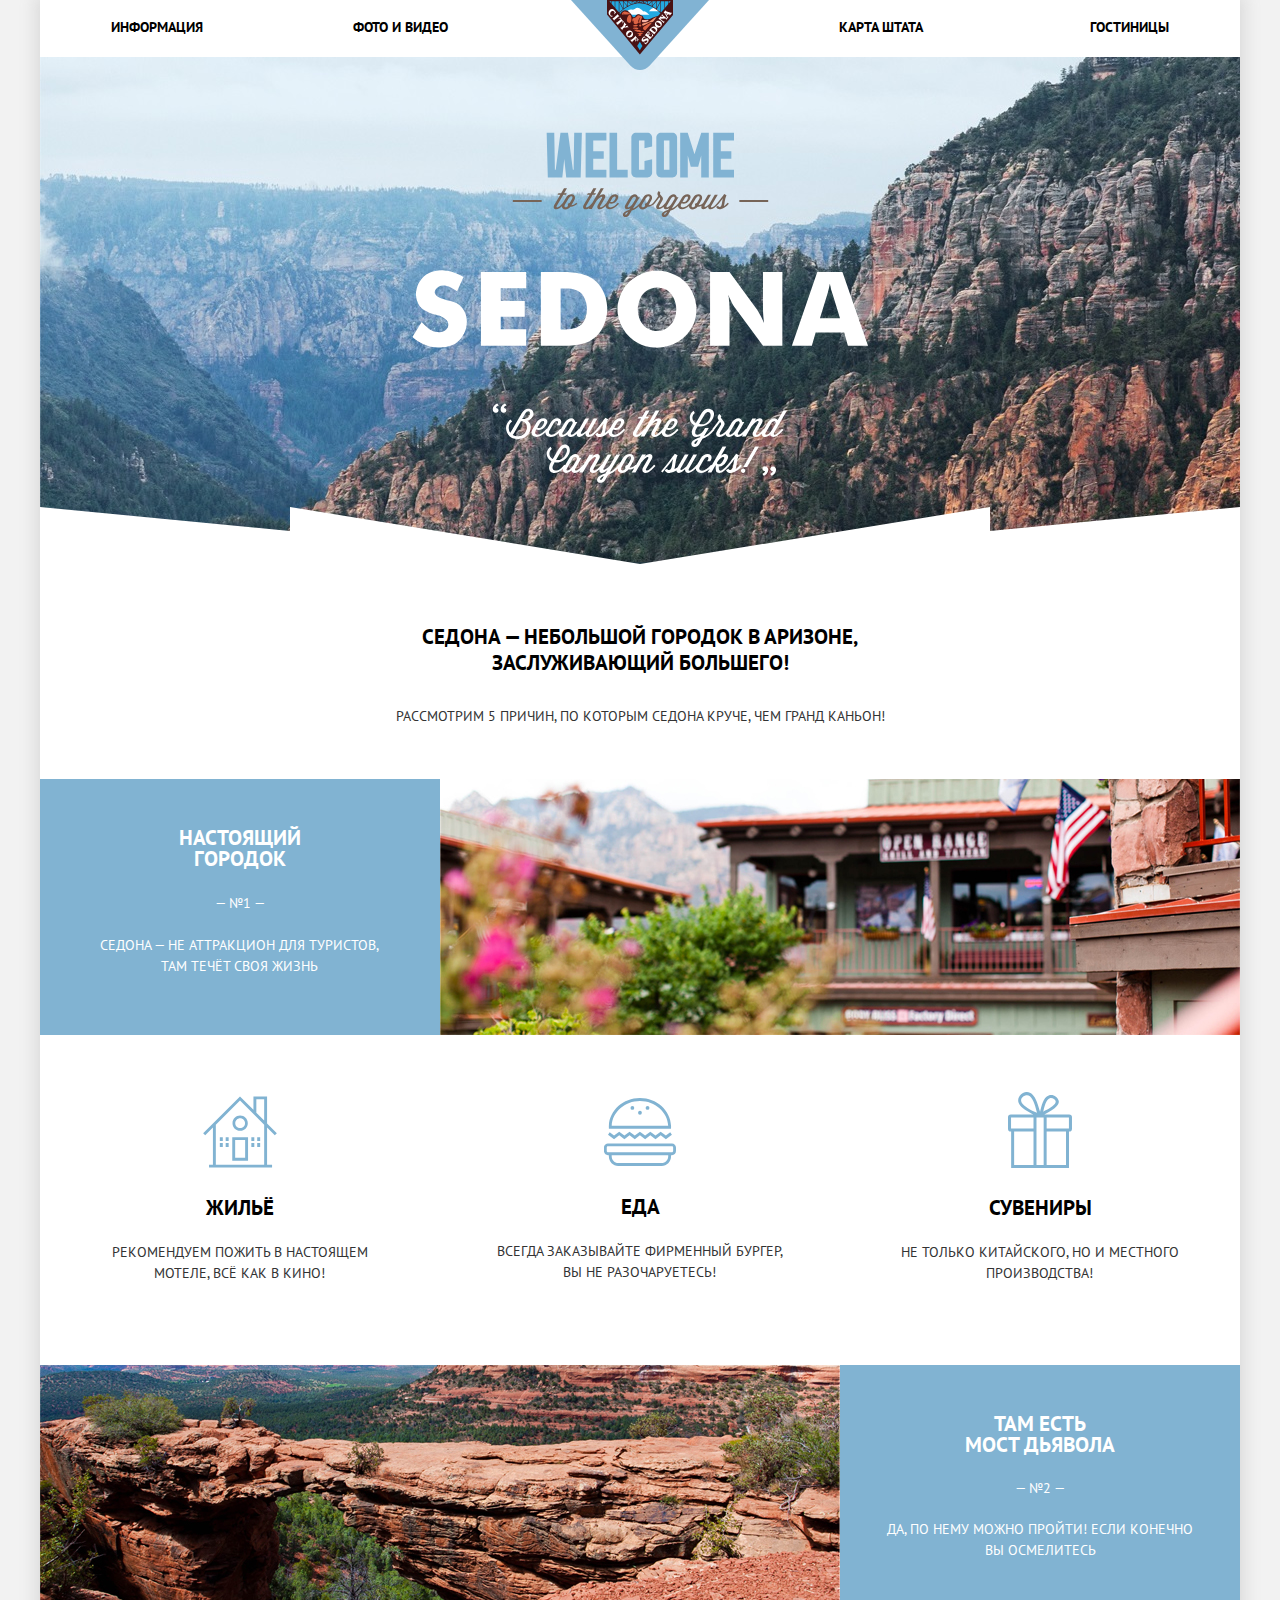
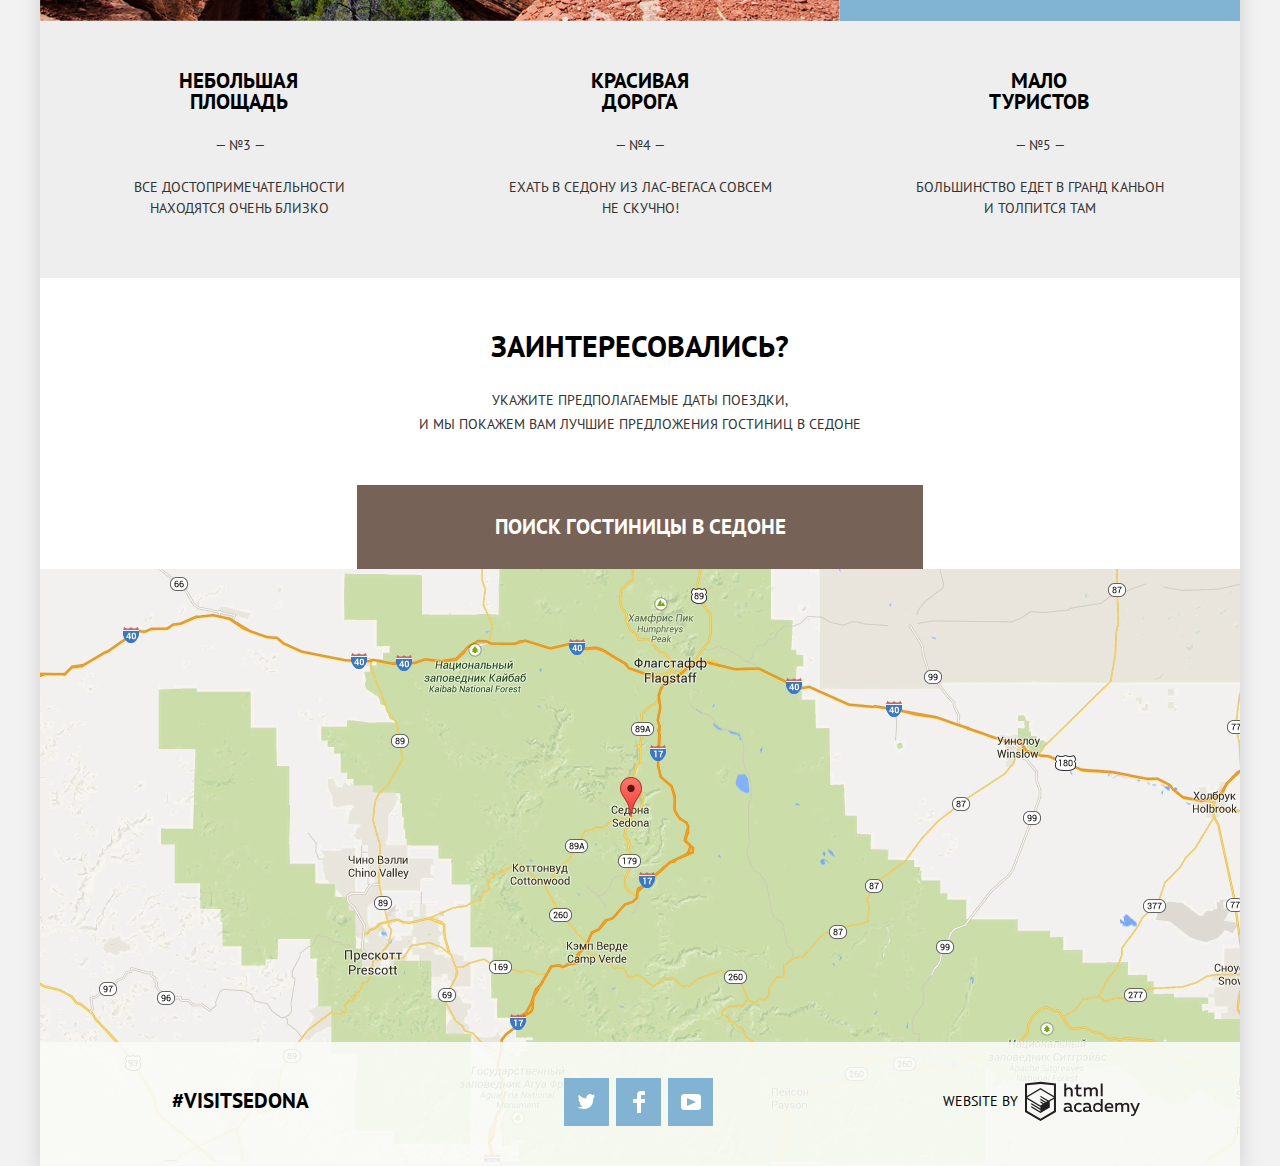
<file: index.html>
<!DOCTYPE html>
<html lang="ru">
  <head>
    <meta charset="utf-8">
    <title>Экскурсии в каньон Седона</title>
    <link href="https://fonts.googleapis.com/css?family=PT+Sans:400,700&amp;subset=latin,cyrillic" rel="stylesheet" type="text/css">
    <link rel="stylesheet" href="css/normalize.min.css">
    <link rel="stylesheet" href="css/style.min.css">
  </head>
  <body>
    <div class="container">
      <header class="header">
        <nav class="navigation">
          <a class="logo-sedona">
          <img class="main-logo-site" src="img/logo-sedona.svg" width="140" height="70" alt="логотип сайта">
          </a>
          <ul class="main-menu-navigation">
            <li class="menu-item">
              <a class="menu-link" href="information.html">
              Информация
              </a>
            </li>
            <li class="menu-item">
              <a class="menu-link" href="photo-and-video.html">
              Фото и видео
              </a>
            </li>
            <li class="menu-item">
              <a class="menu-link" href="map-of-state.html">
              Карта штата
              </a>
            </li>
            <li class="menu-item">
              <a class="menu-link" href="hotel.html">
              Гостиницы
              </a>
            </li>
          </ul>
        </nav>
      </header>
      <main class="main-container">
        <section class="header-logo">
          <div class="welcome-img">
            <img class="welcome-image" src="img/welcome.svg" width="457" height="352" alt="логотип приветствия">
          </div>
        </section>
        <section class="rubric-1">
          <h1 class="headline-first">Седона — небольшой городок в Аризоне, заслуживающий большего!
          </h1>
          <p class="five-causes">Рассмотрим 5 причин, по которым Седона круче, чем гранд каньон!</p>
        </section>
        <div class="privilege">
          <h2 class="visually-hidden">Преимущества</h2>
          <div class="row">
            <div class="real-city-list">
              <h3 class="h3-style">Настоящий городок
              </h3>
              <p class="paragraph-one">— №1 —</p>
              <p class="style-list-one">Седона — не аттракцион для туристов, там течёт своя жизнь</p>
            </div>
            <div class="city-png">
              <img class="hotel-img" src="img/hotel.jpg" width="800" height="256" alt="Красивый отель">
            </div>
          </div>
        </div>
        <div class="three-advantages">
          <ul class="first-catalog">
            <li class="list-advantage">
              <img class="home-image" src="img/home.svg" width="74" height="80" alt="домик">
              <h3 class="headline-first">Жильё</h3>
              <p class="first-paragraph-list">Рекомендуем пожить в настоящем мотеле, всё как в кино!</p>
            </li>
            <li class="list-advantage">
              <img class="burger-image" src="img/burger.svg" width="72" height="76" alt="бургер">
              <h3 class="headline-first">Еда</h3>
              <p class="first-paragraph-list">Всегда заказывайте фирменный бургер, вы не разочаруетесь!</p>
            </li>
            <li class="list-advantage">
              <img class="gift-image" src="img/gift.svg" width="64" height="76" alt="сувениры">
              <h3 class="headline-first">Сувениры</h3>
              <p class="first-paragraph-list">Не только китайского, но и местного производства!</p>
            </li>
          </ul>
        </div>
        <div class="advantages">
          <div class="row">
            <div class="city-png">
              <img class="stonebridge-image" src="img/stonebridge.jpg" width="800" height="256" alt="Кирпичный мост">
            </div>
            <div class="bridge">
              <h3 class="h3-style">Там есть<br> Мост дьявола
              </h3>
              <p class="paragraph-two">— №2 —</p>
              <p class="style-list-two">Да, по нему можно пройти! Если конечно вы осмелитесь</p>
            </div>
          </div>
        </div>
        <div class="three-advantages-2">
          <ul class="second-catalog">
            <li class="list-item">
              <h3 class="headline-second">Небольшая площадь
              </h3>
              <p class="paragraph-set">— №3 —</p>
              <p class="second-paragraph-list">Все достопримечательности находятся очень близко</p>
            </li>
            <li class="list-item">
              <h3 class="headline-third">Красивая дорога
              </h3>
              <p class="paragraph-set">— №4 —</p>
              <p class="third-paragraph-list">Ехать в Седону из Лас-Вегаса совсем не скучно!</p>
            </li>
            <li class="list-item">
              <h3 class="headline-fourth">Мало туристов
              </h3>
              <p class="paragraph-set">— №5 —</p>
              <p class="fourth-paragraph-list">Большинство едет в Гранд каньон и толпится там</p>
            </li>
          </ul>
        </div>
        <section class="find-hotel">
          <div class="interest">
            <h2 class="interested">Заинтересовались?</h2>
            <p class="mainly">Укажите предполагаемые даты поездки,<br> и мы покажем вам лучшие предложения гостиниц в седоне
            </p>
            <div class="modal modal-login">
              <button class="button-find" type="button">Поиск гостиницы в Седоне</button>
              <form class="booking-form form-unshow" action="https://htmlacademy.ru/Feedback" method="get">
                <div class="form-arrival">
                  <label class="label-style-date" for="arrival-date">Дата заезда:</label>
                  <input class="input-date icon-date" type="text" name="date-arrival" id="arrival-date" value="24 Апреля 2017">
                  <button class="calendar-image-arrival">
                    <svg xmlns="http://www.w3.org/2000/svg" width="21" height="22" viewBox="0 0 21 22">
                      <path d="M19.251 2.025h-2.845V.648c0-.381-.294-.689-.656-.689-.363 0-.656.308-.656.689v1.377h-3.938V.648c0-.381-.294-.689-.655-.689-.363 0-.657.308-.657.689v1.377H5.906V.648c0-.381-.294-.689-.656-.689-.363 0-.657.308-.657.689v1.377H1.75C.784 2.025 0 2.847 0 3.862v16.302C0 21.179.784 22 1.75 22h17.501c.966 0 1.749-.821 1.749-1.836V3.862c0-1.015-.783-1.837-1.749-1.837zm.437 18.139a.448.448 0 0 1-.437.459H1.75a.45.45 0 0 1-.438-.459V3.862a.45.45 0 0 1 .438-.459h2.844v1.378c0 .381.294.689.657.689.362 0 .656-.308.656-.689V3.403h3.938v1.378c0 .381.294.689.657.689.361 0 .655-.308.655-.689V3.403h3.938v1.378c0 .381.293.689.656.689.362 0 .656-.308.656-.689V3.403h2.845c.241 0 .437.206.437.459v16.302z"
                        />
                      <path d="M4.594 8.225h2.625v2.066H4.594zM4.594 11.668h2.625v2.067H4.594zM4.594 15.112h2.625v2.066H4.594zM9.188 15.112h2.625v2.066H9.188zM9.188 11.668h2.625v2.067H9.188zM9.188 8.225h2.625v2.066H9.188zM13.781 15.112h2.625v2.066h-2.625zM13.781 11.668h2.625v2.067h-2.625zM13.781 8.225h2.625v2.066h-2.625z"
                        />
                    </svg>
                  </button>
                </div>
                <div class="form-turnout">
                  <label class="label-style-date" for="turnout-date">Дата выезда:</label>
                  <input class="input-date icon-date" type="text" name="date-turnout" id="turnout-date" value="4 Июля 2017">
                  <button class="calendar-image-turnout">
                    <svg xmlns="http://www.w3.org/2000/svg" width="21" height="22" viewBox="0 0 21 22">
                      <path d="M19.251 2.025h-2.845V.648c0-.381-.294-.689-.656-.689-.363 0-.656.308-.656.689v1.377h-3.938V.648c0-.381-.294-.689-.655-.689-.363 0-.657.308-.657.689v1.377H5.906V.648c0-.381-.294-.689-.656-.689-.363 0-.657.308-.657.689v1.377H1.75C.784 2.025 0 2.847 0 3.862v16.302C0 21.179.784 22 1.75 22h17.501c.966 0 1.749-.821 1.749-1.836V3.862c0-1.015-.783-1.837-1.749-1.837zm.437 18.139a.448.448 0 0 1-.437.459H1.75a.45.45 0 0 1-.438-.459V3.862a.45.45 0 0 1 .438-.459h2.844v1.378c0 .381.294.689.657.689.362 0 .656-.308.656-.689V3.403h3.938v1.378c0 .381.294.689.657.689.361 0 .655-.308.655-.689V3.403h3.938v1.378c0 .381.293.689.656.689.362 0 .656-.308.656-.689V3.403h2.845c.241 0 .437.206.437.459v16.302z"
                        />
                      <path d="M4.594 8.225h2.625v2.066H4.594zM4.594 11.668h2.625v2.067H4.594zM4.594 15.112h2.625v2.066H4.594zM9.188 15.112h2.625v2.066H9.188zM9.188 11.668h2.625v2.067H9.188zM9.188 8.225h2.625v2.066H9.188zM13.781 15.112h2.625v2.066h-2.625zM13.781 11.668h2.625v2.067h-2.625zM13.781 8.225h2.625v2.066h-2.625z"
                        />
                    </svg>
                  </button>
                </div>
                <div class="form-choose-number">
                  <div class="first-form">
                    <label class="label-style-old" for="old-people">Взрослые:</label>
                    <div class="input-button">
                      <button class="minus">&ndash;</button>
                    </div>
                    <div class="col-input">
                      <input class="input-bg" type="number" size="1" name="number" id="old-people" min="0" max="665" step="1" value="2">
                    </div>
                    <div class="col-button">
                      <button class="plus">+</button>
                    </div>
                  </div>
                  <div class="form-choose-number">
                    <div class="second-form">
                      <label class="label-style-kid" for="kid-people">Дети</label>
                      <div class="input-button">
                        <button class="minus">&ndash;</button>
                      </div>
                      <div class="col-input">
                        <input class="input-bg" type="number" size="1" name="number" id="kid-people" min="0" max="665" step="1" value="0">
                      </div>
                      <div class="col-button">
                        <button class="plus">+</button>
                      </div>
                    </div>
                  </div>
                  <button class="show-variant" type="submit">Найти</button>
                </div>
              </form>
            </div>
          </div>
        </section>
        <section class="map-city">
          <h2 class="visually-hidden">Форма выбора даты заезда и выезда, а так же количество людей</h2>
          <div class="sedon-map">
            <iframe class="google-map" src="https://www.google.com/maps/embed?pb=!1m23!1m12!1m3!1d148194.81648963148!2d-111.85284935011829!3d34.83927397995451!2m3!1f0!2f0!3f0!3m2!1i1024!2i768!4f13.1!4m8!3e6!4m0!4m5!1s0x872da132f942b00d%3A0x5548c523fa6c8efd!2z0KHQtdC00L7QvdCwLCDQkNGA0LjQt9C-0L3QsCA4NjMzNiwg0KHQqNCQ!3m2!1d34.8697395!2d-111.7609896!5e0!3m2!1sru!2sru!4v1536598578578"
              width="1200" height="593" allowfullscreen></iframe>
          </div>
        </section>
      </main>
      <footer class="index-footer">
        <div class="row">
          <div class="col">
            <p class="hash-tag">#visitSEDONA</p>
          </div>
          <div class="col">
            <div class="social-cont">
              <ul class="catalog-style">
                <li>
                  <a class="social" href="#twitter">
                  <img class="social-image" src="img/twitter.svg" width="17" height="15" alt="Твиттер">
                  <span class="visually-hidden">Твиттер</span>
                  </a>
                </li>
                <li>
                  <a class="social" href="#facebook">
                  <img class="social-image" src="img/fb-icon.svg" width="12" height="22" alt="Фейсбук">
                  <span class="visually-hidden">Фейсбук</span>
                  </a>
                </li>
                <li>
                  <a class="social" href="#youtube">
                  <img class="social-image" src="img/youtube.svg" width="20" height="16" alt="Ютуб">
                  <span class="visually-hidden">Ютуб</span>
                  </a>
                </li>
              </ul>
            </div>
          </div>
          <div class="col">
            <p class="footer-copyright">
              <span class="bysite">Website by</span>
              <a class="button" href="https://htmlacademy.ru/intensive/htmlcss">
                <svg class="logo-academy" id="Layer_1" data-name="Layer 1" xmlns="http://www.w3.org/2000/svg" viewBox="0 0 108.08 36.85">
                  <path d="M44.61,26.88a2,2,0,0,0,.55-0.1v1.33a3.25,3.25,0,0,1-1.18.21,1.67,1.67,0,0,1-1.67-1,4.84,4.84,0,0,1-3.14,1.08c-1.51,0-2.91-.83-2.91-2.55,0-2.13,2-2.79,3.71-2.79a11.08,11.08,0,0,1,2.17.25v-0.3c0-1-.76-1.77-2.19-1.77a7.42,7.42,0,0,0-3,.64v-1.7a10.21,10.21,0,0,1,3.19-.55c2.36,0,3.81,1.12,3.81,3.65v3a0.54,0.54,0,0,0,.49.59h0.17Zm-6.44-1.13A1.35,1.35,0,0,0,39.63,27h0.11a3.39,3.39,0,0,0,2.41-1V24.58a9.72,9.72,0,0,0-1.81-.21c-1,0-2.16.33-2.16,1.38h0Zm12.36-6.11a5,5,0,0,1,2.57.64V22a4.08,4.08,0,0,0-2.3-.7,2.75,2.75,0,1,0,0,5.49,5,5,0,0,0,2.43-.64v1.71a6.27,6.27,0,0,1-2.76.57A4.21,4.21,0,0,1,46,24.51q0-.21,0-0.41a4.32,4.32,0,0,1,4.18-4.46h0.38Zm12.17,7.24a2,2,0,0,0,.55-0.1v1.33a3.25,3.25,0,0,1-1.18.21,1.67,1.67,0,0,1-1.67-1,4.84,4.84,0,0,1-3.14,1.08c-1.51,0-2.91-.83-2.91-2.55,0-2.13,2-2.79,3.71-2.79a11.08,11.08,0,0,1,2.17.25v-0.3c0-1-.76-1.77-2.19-1.77a7.42,7.42,0,0,0-3,.64v-1.7a10.21,10.21,0,0,1,3.19-.55c2.36,0,3.81,1.12,3.81,3.65v3a0.54,0.54,0,0,0,.49.59h0.17Zm-6.44-1.13A1.35,1.35,0,0,0,57.73,27h0.11a3.39,3.39,0,0,0,2.41-1V24.58a9.72,9.72,0,0,0-1.81-.21c-1.06,0-2.16.33-2.16,1.38h0ZM73,16V28.2H71.35V26.88a3.88,3.88,0,0,1-3.19,1.54,4.4,4.4,0,0,1,0-8.78,3.81,3.81,0,0,1,3,1.3V16H73Zm-4.53,5.22a2.76,2.76,0,1,0,0,5.52A2.86,2.86,0,0,0,71.15,25V23A2.91,2.91,0,0,0,68.49,21.27ZM79,19.64c3.31,0,4.46,2.68,3.92,5.09H76.7c0.21,1.5,1.67,2.11,3.19,2.11a6.11,6.11,0,0,0,2.64-.59v1.6a7.14,7.14,0,0,1-3,.57C77,28.42,74.78,27,74.78,24a4.18,4.18,0,0,1,4-4.39H79Zm0.09,1.54a2.28,2.28,0,0,0-2.44,2.1v0.06H81.3A2,2,0,0,0,79.13,21.18Zm5.73,7V19.87h1.65v1a3.81,3.81,0,0,1,2.78-1.27A2.86,2.86,0,0,1,91.89,21a4.12,4.12,0,0,1,2.91-1.33A3.06,3.06,0,0,1,98,23V28.2h-1.9V23.05a1.59,1.59,0,0,0-1.42-1.75H94.42a2.8,2.8,0,0,0-2.07,1.12V28.2h-1.9V23.05A1.59,1.59,0,0,0,89,21.31H88.8a3,3,0,0,0-2.21,1.29v5.63H84.86Zm21.31-8.33h1.9l-3.91,9.46c-0.9,2.17-2.09,2.86-3.35,2.86a4.76,4.76,0,0,1-1.1-.14V30.46a2.86,2.86,0,0,0,.85.12c0.9,0,1.58-.64,2.07-1.9l0.17-.42-4-8.4h2l2.86,6.29ZM38.73,1.46V6.22a3.81,3.81,0,0,1,2.7-1.14,3.25,3.25,0,0,1,3.44,3.4v5.15H43V8.72a1.81,1.81,0,0,0-1.61-2h-0.3a2.93,2.93,0,0,0-2.32,1.39v5.52h-1.9V1.46h1.9ZM49.94,2.31v3h3V6.91h-3v3.81c0,1.1.5,1.46,1.58,1.46a4.49,4.49,0,0,0,1.69-.33v1.6A6.8,6.8,0,0,1,51,13.8a2.55,2.55,0,0,1-2.86-2.74V6.89H46.58V5.26h1.5V2.74Zm5.4,11.31V5.28H57v1A3.81,3.81,0,0,1,59.77,5a2.86,2.86,0,0,1,2.6,1.33A4.12,4.12,0,0,1,65.28,5,3.06,3.06,0,0,1,68.44,8.4v5.21h-1.9V8.46a1.59,1.59,0,0,0-1.42-1.75H64.89a2.8,2.8,0,0,0-2.07,1.12v5.78h-1.9V8.46A1.59,1.59,0,0,0,59.5,6.71H59.27A3,3,0,0,0,57.06,8v5.63H55.34ZM71.17,1.45H73V13.6H71.17V1.45ZM14.71,0H14.55L0,1.54V28.21l14.55,8.66,14.55-8.66V1.54Zm12.5,27.1L14.55,34.64,1.9,27.12V16.18l12.59,7.5V25L5.86,19.9v1.31l8.68,5.21v1.39L5.87,22.65V24l8.68,5.21,8.75-5.24V18.31L27.2,16V27.12Zm0-12.53-3.48,2-1.6,1L14.51,13v1.31L21,18.23H21l-0.14.09-1,.54-5.37-3.2V17l4.24,2.52-1,.67-3.2-1.9v1.31l2.1,1.24L14.5,22.1,2,14.65,14.51,7.11Zm0-1.32L14.49,5.76,1.91,13.25v-10L14.56,1.92,27.21,3.25v10h0Z"
                    transform="translate(0 -0.02)" />
                </svg>
              </a>
            </p>
          </div>
        </div>
      </footer>
    </div>
    <script src="js/script.min.js"></script>
  </body>
</html>
</file>
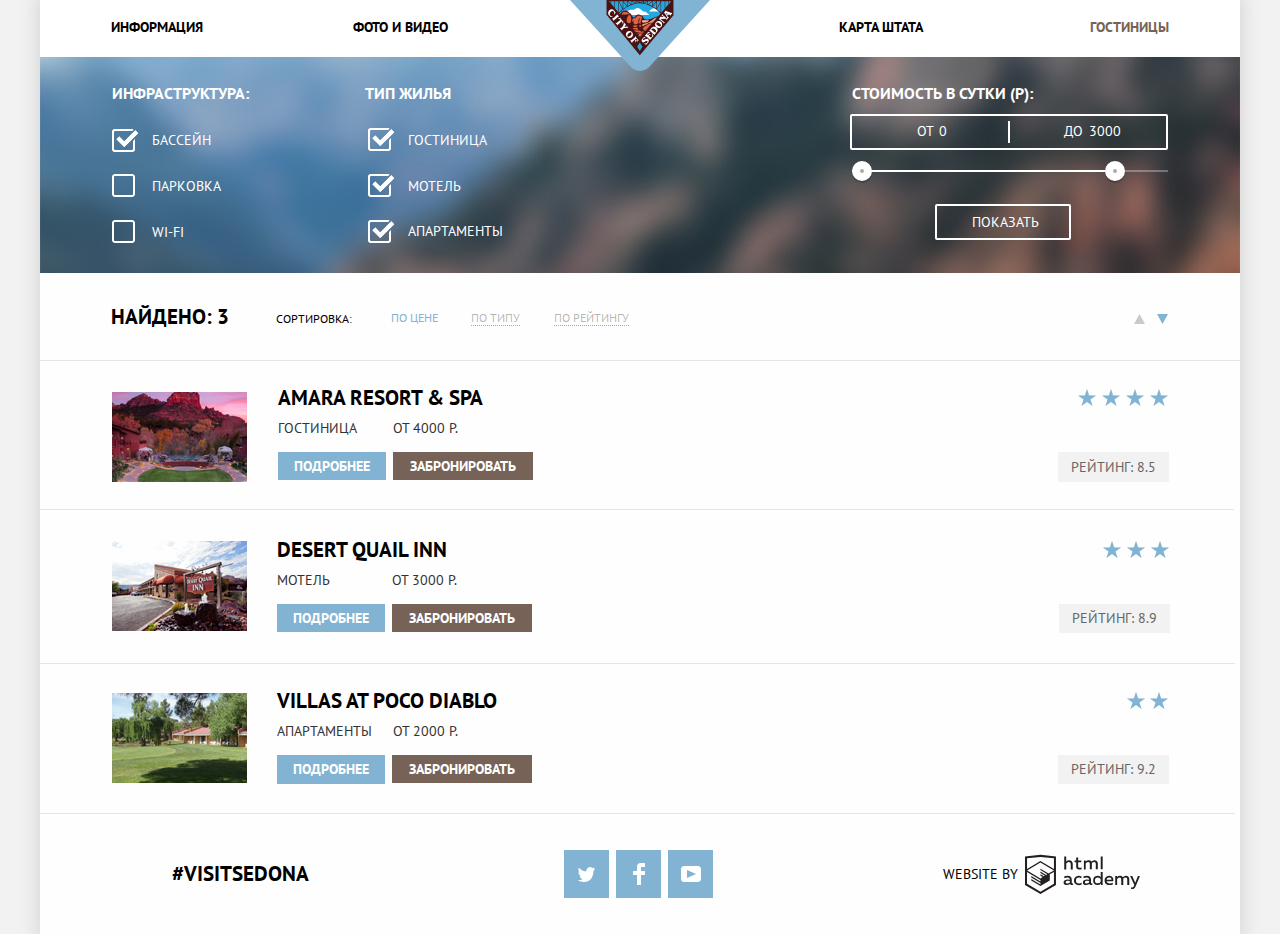
<file: hotel.html>
<!DOCTYPE html>
<html lang="ru">
  <head>
    <meta charset="utf-8">
    <title>Экскурсии в каньон Седона</title>
    <link href="https://fonts.googleapis.com/css?family=PT+Sans:400,700&amp;subset=latin,cyrillic" rel="stylesheet" type="text/css">
    <link rel="stylesheet" href="css/normalize.min.css">
    <link rel="stylesheet" href="css/style.min.css">
  </head>
  <body>
    <div class="container">
      <header class="class">
        <nav class="navigation">
          <a class="logo-sedona" href="index.html">
          <img src="img/logo-sedona.svg" width="140" height="71" alt="логотип сайта">
          </a>
          <ul class="main-menu-navigation">
            <li class="menu-item">
              <a class="menu-link" href="information.html">
              Информация
              </a>
            </li>
            <li class="menu-item">
              <a class="menu-link" href="photo-and-video.html">
              Фото и видео
              </a>
            </li>
            <li class="menu-item">
              <a class="menu-link" href="map-of-state.html">
              Карта штата
              </a>
            </li>
            <li class="menu-item">
              <a class="menu-link curent" href="hotel.html">
              Гостиницы
              </a>
            </li>
          </ul>
        </nav>
      </header>
      <main class="choose-variant-hotel">
        <section class="filtering">
          <h2 class="visually-hidden">Поиск отелей по типу</h2>
          <form action="https://echo.htmlacademy.ru" method="get">
            <div class="filter-find-row">
              <div class="variant-find-one">
                <h3 class="infrostructure">Инфраструктура:</h3>
                <p class="filter-conteiner">
                  <label class="filter-checkbox" id="pool">
                  <input class="visually-hidden" type="checkbox" name="pool" id="input-pool" checked>
                  <span class="checkbox-indicator"></span>
                  Бассейн</label>
                </p>
                <p class="filter-conteiner">
                  <label class="filter-checkbox" id="park-place">
                  <input class="visually-hidden" type="checkbox" name="park-place" id="input-park-place">
                  <span class="checkbox-indicator"></span>
                  Парковка</label>
                </p>
                <p class="filter-conteiner">
                  <label class="filter-checkbox" id="wi-fi">
                  <input class="visually-hidden" type="checkbox" name="wi-fi" id="input-wi-fi">
                  <span class="checkbox-indicator"></span>
                  Wi-Fi
                  </label>
                </p>
              </div>
              <div class="variant-find-two">
                <h3 class="type-housing">Тип жилья</h3>
                <p class="filter-conteiner">
                  <label class="filter-checkbox" id="hostel">
                  <input class="visually-hidden" type="checkbox" name="hostel" id="input-hostel" checked>
                  <span class="checkbox-indicator"></span>
                  Гостиница</label>
                </p>
                <p class="filter-conteiner">
                  <label class="filter-checkbox" id="motel">
                  <input class="visually-hidden" type="checkbox" name="motel" id="input-motel" checked>
                  <span class="checkbox-indicator"></span>
                  Мотель</label>
                </p>
                <p class="filter-conteiner">
                  <label class="filter-checkbox" id="apartment">
                  <input class="visually-hidden" type="checkbox" name="apartment" id="input-apartment" checked>
                  <span class="checkbox-indicator"></span>
                  Апартаменты</label>
                </p>
              </div>
              <div class="filter-range">
                <h2 class="visually-hidden">Форма выбора стоимости отеля от меньшему к большему</h2>
                <div class="filter-range-tittle">
                  <label class="costs-for-day">Стоимость в сутки (Р):</label>
                </div>
                <div class="price-controls">
                  <label class="min-price">от
                  <input type="text" name="min-price" value="0">
                  </label>
                  <label class="max-price">до
                  <input type="text" name="max-price" value="3000">
                  </label>
                </div>
                <div class="range-controls">
                  <div class="scale">
                    <div class="bar"></div>
                  </div>
                  <div class="range-toggle range-toggle-min"></div>
                  <div class="range-toggle range-toggle-max"></div>
                </div>
                <button class="button-show" type="submit">Показать</button>
              </div>
            </div>
          </form>
        </section>
        <section class="options">
          <div class="variant-sorts">
            <h2 class="visually-hidden">Результаты поиска отелей</h2>
            <div class="col-2">
              <p class="result-finds">Найдено: 3</p>
            </div>
            <div class="col-2">
              <p class="sorting">Сортировка:</p>
            </div>
            <div class="col-2">
              <ul class="catalog-style-sorts">
                <li class="list-for-cost">
                  <a class="for-cost" href="#Cost">По цене</a>
                </li>
                <li class="list-for-rank">
                  <a class="for-rank dashed" href="#type">По типу</a>
                </li>
                <li class="list-for-rank">
                  <a class="for-rank dashed" href="#rank">По рейтингу</a>
                </li>
              </ul>
            </div>
            <div class="col-3">
              <ul>
                <li class="controller-position">
                  <a href="#rank">
                    <span class="visually-hidden">По возростанию</span>
                    <svg class="up-button" xmlns="http://www.w3.org/2000/svg" width="11" height="10" viewBox="0 0 11 10">
                      <path d="M5.5 0L0 10h11z" />
                    </svg>
                  </a>
                </li>
                <li class="controller-position">
                  <a href="#rank">
                    <span class="visually-hidden">По убыванию</span>
                    <svg class="down-button" xmlns="http://www.w3.org/2000/svg" width="11" height="10" viewBox="0 0 11
                      10">
                      <path d="M5.5 0L0 10h11z" />
                    </svg>
                  </a>
                </li>
              </ul>
            </div>
          </div>
          <div class="hotel-list">
            <div class="variant-hotel-one">
              <div class="row-hotel">
                <div class="col-hotel">
                  <img class="hotel-image-first" src="img/hotel-1.jpg" width="135" height="90" alt="AMARA RESORT & SPA">
                </div>
                <div class="content-string">
                  <a class="variant" href="#link-varian1">AMARA RESORT & SPA</a>
                  <p class="cost-hotel"><span class="inner">Гостиница</span> от 4000 р.</p>
                  <a class="button-blue" href="info">Подробнее</a>
                  <a class="button-grow" href="reservation">Забронировать</a>
                </div>
                <div class="raiting-hotel">
                  <img class="star-image" src="img/star.png" width="18" height="17" alt="звезда">
                  <img class="star-image" src="img/star.png" width="18" height="17" alt="звезда">
                  <img class="star-image" src="img/star.png" width="18" height="17" alt="звезда">
                  <img class="star-image" src="img/star.png" width="18" height="17" alt="звезда">
                  <div class="raiting">Рейтинг: 8.5</div>
                </div>
              </div>
            </div>
            <div class="variant-hotel-two">
              <div class="row-hotel">
                <div class="col-hotel">
                  <img class="hotel-image-second" src="img/hotel-2.jpg" width="135" height="90" alt="DESERT QUAIL INN">
                </div>
                <div class="content-string variant-hotel-two">
                  <a class="variant" href="#link-varian1">DESERT QUAIL INN</a>
                  <p class="cost-hotel"><span class="inner">Мотель</span> от 3000 р.</p>
                  <a class="button-blue" href="info">Подробнее</a>
                  <a class="button-grow" href="reservation">Забронировать</a>
                </div>
                <div class="raiting-hotel">
                  <img class="star-image" src="img/star.png" width="18" height="17" alt="звезда">
                  <img class="star-image" src="img/star.png" width="18" height="17" alt="звезда">
                  <img class="star-image" src="img/star.png" width="18" height="17" alt="звезда">
                  <div class="raiting">Рейтинг: 8.9</div>
                </div>
              </div>
            </div>
            <div class="variant-hotel-three">
              <div class="row-hotel">
                <div class="col-hotel">
                  <img class="hotel-image-third" src="img/hotel-3.jpg" width="135" height="90" alt="VILLAS AT POCO DIABLO">
                </div>
                <div class="content-string">
                  <a class="variant" href="#link-varian1">Villas at Poco Diablo</a>
                  <p class="cost-hotel"><span class="inner">Апартаменты</span> от 2000 р.</p>
                  <a class="button-blue" href="info">Подробнее</a>
                  <a class="button-grow" href="reservation">Забронировать</a>
                </div>
                <div class="raiting-hotel">
                  <img class="star-image" src="img/star.png" width="18" height="17" alt="звезда">
                  <img class="star-image" src="img/star.png" width="18" height="17" alt="звезда">
                  <div class="raiting">Рейтинг: 9.2</div>
                </div>
              </div>
            </div>
          </div>
        </section>
      </main>
      <footer class="hotel-footer">
        <div class="row">
          <div class="col">
            <p class="hash-tag">#visitSEDONA</p>
          </div>
          <div class="col">
            <div class="social-cont">
              <ul class="catalog-style">
                <li>
                  <a class="social" href="#twitter">
                  <img class="social-image" src="img/twitter.svg" width="17" height="15" alt="Твиттер">
                  <span class="visually-hidden">Твиттер</span>
                  </a>
                </li>
                <li>
                  <a class="social" href="#facebook">
                  <img class="social-image" src="img/fb-icon.svg" width="12" height="22" alt="Фейсбук">
                  <span class="visually-hidden">Фейсбук</span>
                  </a>
                </li>
                <li>
                  <a class="social" href="#youtube">
                  <img class="social-image" src="img/youtube.svg" width="20" height="16" alt="Ютуб">
                  <span class="visually-hidden">Ютуб</span>
                  </a>
                </li>
              </ul>
            </div>
          </div>
          <div class="col">
            <p class="footer-copyright">
              <span class="bysite">Website by</span>
              <a class="button" href="https://htmlacademy.ru/intensive/htmlcss">
                <svg class="logo-academy" id="Layer_1" data-name="Layer 1" xmlns="http://www.w3.org/2000/svg" viewBox="0 0 108.08 36.85">
                  <path d="M44.61,26.88a2,2,0,0,0,.55-0.1v1.33a3.25,3.25,0,0,1-1.18.21,1.67,1.67,0,0,1-1.67-1,4.84,4.84,0,0,1-3.14,1.08c-1.51,0-2.91-.83-2.91-2.55,0-2.13,2-2.79,3.71-2.79a11.08,11.08,0,0,1,2.17.25v-0.3c0-1-.76-1.77-2.19-1.77a7.42,7.42,0,0,0-3,.64v-1.7a10.21,10.21,0,0,1,3.19-.55c2.36,0,3.81,1.12,3.81,3.65v3a0.54,0.54,0,0,0,.49.59h0.17Zm-6.44-1.13A1.35,1.35,0,0,0,39.63,27h0.11a3.39,3.39,0,0,0,2.41-1V24.58a9.72,9.72,0,0,0-1.81-.21c-1,0-2.16.33-2.16,1.38h0Zm12.36-6.11a5,5,0,0,1,2.57.64V22a4.08,4.08,0,0,0-2.3-.7,2.75,2.75,0,1,0,0,5.49,5,5,0,0,0,2.43-.64v1.71a6.27,6.27,0,0,1-2.76.57A4.21,4.21,0,0,1,46,24.51q0-.21,0-0.41a4.32,4.32,0,0,1,4.18-4.46h0.38Zm12.17,7.24a2,2,0,0,0,.55-0.1v1.33a3.25,3.25,0,0,1-1.18.21,1.67,1.67,0,0,1-1.67-1,4.84,4.84,0,0,1-3.14,1.08c-1.51,0-2.91-.83-2.91-2.55,0-2.13,2-2.79,3.71-2.79a11.08,11.08,0,0,1,2.17.25v-0.3c0-1-.76-1.77-2.19-1.77a7.42,7.42,0,0,0-3,.64v-1.7a10.21,10.21,0,0,1,3.19-.55c2.36,0,3.81,1.12,3.81,3.65v3a0.54,0.54,0,0,0,.49.59h0.17Zm-6.44-1.13A1.35,1.35,0,0,0,57.73,27h0.11a3.39,3.39,0,0,0,2.41-1V24.58a9.72,9.72,0,0,0-1.81-.21c-1.06,0-2.16.33-2.16,1.38h0ZM73,16V28.2H71.35V26.88a3.88,3.88,0,0,1-3.19,1.54,4.4,4.4,0,0,1,0-8.78,3.81,3.81,0,0,1,3,1.3V16H73Zm-4.53,5.22a2.76,2.76,0,1,0,0,5.52A2.86,2.86,0,0,0,71.15,25V23A2.91,2.91,0,0,0,68.49,21.27ZM79,19.64c3.31,0,4.46,2.68,3.92,5.09H76.7c0.21,1.5,1.67,2.11,3.19,2.11a6.11,6.11,0,0,0,2.64-.59v1.6a7.14,7.14,0,0,1-3,.57C77,28.42,74.78,27,74.78,24a4.18,4.18,0,0,1,4-4.39H79Zm0.09,1.54a2.28,2.28,0,0,0-2.44,2.1v0.06H81.3A2,2,0,0,0,79.13,21.18Zm5.73,7V19.87h1.65v1a3.81,3.81,0,0,1,2.78-1.27A2.86,2.86,0,0,1,91.89,21a4.12,4.12,0,0,1,2.91-1.33A3.06,3.06,0,0,1,98,23V28.2h-1.9V23.05a1.59,1.59,0,0,0-1.42-1.75H94.42a2.8,2.8,0,0,0-2.07,1.12V28.2h-1.9V23.05A1.59,1.59,0,0,0,89,21.31H88.8a3,3,0,0,0-2.21,1.29v5.63H84.86Zm21.31-8.33h1.9l-3.91,9.46c-0.9,2.17-2.09,2.86-3.35,2.86a4.76,4.76,0,0,1-1.1-.14V30.46a2.86,2.86,0,0,0,.85.12c0.9,0,1.58-.64,2.07-1.9l0.17-.42-4-8.4h2l2.86,6.29ZM38.73,1.46V6.22a3.81,3.81,0,0,1,2.7-1.14,3.25,3.25,0,0,1,3.44,3.4v5.15H43V8.72a1.81,1.81,0,0,0-1.61-2h-0.3a2.93,2.93,0,0,0-2.32,1.39v5.52h-1.9V1.46h1.9ZM49.94,2.31v3h3V6.91h-3v3.81c0,1.1.5,1.46,1.58,1.46a4.49,4.49,0,0,0,1.69-.33v1.6A6.8,6.8,0,0,1,51,13.8a2.55,2.55,0,0,1-2.86-2.74V6.89H46.58V5.26h1.5V2.74Zm5.4,11.31V5.28H57v1A3.81,3.81,0,0,1,59.77,5a2.86,2.86,0,0,1,2.6,1.33A4.12,4.12,0,0,1,65.28,5,3.06,3.06,0,0,1,68.44,8.4v5.21h-1.9V8.46a1.59,1.59,0,0,0-1.42-1.75H64.89a2.8,2.8,0,0,0-2.07,1.12v5.78h-1.9V8.46A1.59,1.59,0,0,0,59.5,6.71H59.27A3,3,0,0,0,57.06,8v5.63H55.34ZM71.17,1.45H73V13.6H71.17V1.45ZM14.71,0H14.55L0,1.54V28.21l14.55,8.66,14.55-8.66V1.54Zm12.5,27.1L14.55,34.64,1.9,27.12V16.18l12.59,7.5V25L5.86,19.9v1.31l8.68,5.21v1.39L5.87,22.65V24l8.68,5.21,8.75-5.24V18.31L27.2,16V27.12Zm0-12.53-3.48,2-1.6,1L14.51,13v1.31L21,18.23H21l-0.14.09-1,.54-5.37-3.2V17l4.24,2.52-1,.67-3.2-1.9v1.31l2.1,1.24L14.5,22.1,2,14.65,14.51,7.11Zm0-1.32L14.49,5.76,1.91,13.25v-10L14.56,1.92,27.21,3.25v10h0Z"
                    transform="translate(0 -0.02)" />
                </svg>
              </a>
            </p>
          </div>
        </div>
      </footer>
    </div>
  </body>
</html>
</file>
<file: css/style.min.css>
body{margin:0;padding:0;font-family:"PT Sans","Arial",sans-serif;font-size:14px;color:#000;text-transform:uppercase;background-color:#f2f2f2;background-position:top center;background-repeat:repeat}a{text-decoration:none;color:#000}.header{position:relative;z-index:1}.container{box-shadow:0 0 15px 5px rgba(129,129,129,0.2)}.visually-hidden{position:absolute;width:1px;height:1px;margin:-1px;border:0;padding:0;clip:rect(0 0 0 0);overflow:hidden;list-style:none}.header-logo{background-image:url(../img/background-photo.jpg);background-color:#263a42;background-repeat:no-repeat;padding:74.7px 0 80px;position:relative}.sedon-map{background-image:url(../img/map.jpg);min-height:593px;width:1200px}.header-logo::after{content:"";display:block;width:100%;height:57px;position:absolute;bottom:0;left:0;right:0;background-image:url(../img/polygon.svg);background-size:100%}.filtering{background-image:url(../img/filter-background.jpg);background-color:#4a515a;background-repeat:no-repeat;background-size:cover;color:#fff;width:1200px;padding-bottom:11.1px}.filter-conteiner{display:flex;flex-wrap:wrap;margin:28.5px 0 0 .7px}.filter-checkbox{position:relative;padding:1.2px 0 0 41px;cursor:pointer}input+.checkbox-indicator{position:absolute;top:-2.5px;left:1px;width:23px;height:23px;background-image:url(../img/checkbox-off.svg)}input:checked+.checkbox-indicator{position:absolute;top:-2.5px;left:1px;width:27px;height:23px;background-image:none}input:checked+.checkbox-indicator::before,input:checked+.checkbox-indicator::after{content:url(../img/checkbox-on.svg);position:absolute;top:0;left:0;width:27px;height:23px;background:0}input:disabled+.checkbox-indicator{opacity:.5}[type="checkbox"]:focus+.checkbox-indicator{outline:0;-webkit-box-shadow:0 0 5px #4d90fe;box-shadow:0 0 5px #4d90fe}.filter-find-row{display:flex;flex-wrap:wrap}.variant-find-one{flex:0 0 19.7%;max-width:19.7%;box-sizing:border-box;padding:9.6px 70px}.variant-find-two{flex:0 0 20%;max-width:20%;box-sizing:border-box;padding:10px;margin-left:80px}.filter-range{flex:0 0 33%;max-width:33%;margin-left:auto;padding:22px 8px;box-sizing:border-box}.navigation{font-weight:bold;list-style:none;font-size:14px;color:#fff}.variant-sorts{display:flex;flex-wrap:wrap;padding:9.8px 0 9px 61.1px}.navigation,.index-footer,.three-advantages,.interest{background-color:#fff}.choose-variant-hotel{background-color:#fefefe}.three-advantages{margin-bottom:4.1px}.real-city-list,.bridge{background-color:#81b3d2}.three-advantages-2{background-color:#eee}.index-footer{position:absolute;width:1200px;height:124px;margin-top:-123.2px;background-color:rgba(249,251,246,0.9)}.hotel-footer{width:1200px;height:120px;background-color:#fefefe}.headline-first{width:100%;font-size:21px;line-height:26px;color:#000}.headline-second{font-size:21px;line-height:21px;color:#000;width:200px;margin-left:88.5px}.headline-third{font-size:21px;line-height:21px;color:#000;width:160px;margin-left:109.8px}.headline-fourth{font-size:21px;line-height:21px;color:#000;width:146.8px;margin-left:116px}.sorting{font-size:12px;color:initial;padding-top:17.2px;margin-left:-120.3px}.result-finds{font-weight:bold;font-size:21px;line-height:26px;color:#000}.find-hotel{padding-top:30px}.interested{font-size:30px;line-height:26px;color:#000}.first-paragraph-list{font-size:14px;color:#333;line-height:21px;width:303.3px;margin-left:38.1px}.second-paragraph-list{font-size:14px;color:#333;line-height:21px;width:284.1px;margin-top:21.1px;margin-left:47.4px}.third-paragraph-list{font-size:14px;color:#333;line-height:21px;width:280px;margin-top:20.9px;margin-left:50px}.fourth-paragraph-list{font-size:14px;color:#333;line-height:21px;width:254.8px;margin-top:21.1px;margin-left:62.4px}.mainly{font-size:14px;color:#333;line-height:24px;margin-top:29px}.advantages-list{list-style:none}.h3-style{font-size:21px;line-height:21px;color:#fff;padding:27px 83px 3.5px 83px}.style-list-one{line-height:21px;font-size:14px;color:#fff;width:295.6px;margin-top:20.5px;margin-left:42px}.style-list-two{line-height:21px;font-size:14px;color:#fff;width:321.1px;margin-top:20.5px;margin-left:29.7px}.paragraph-one{line-height:21px;font-size:14px;color:#fff}.paragraph-two{line-height:21px;font-size:14px;color:#fff;margin-top:-2px}.paragraph-set{line-height:21px;font-size:14px;color:#333;margin-top:23.6px}.paragraph-set-one{width:209.5px;margin-left:84.2px;margin-top:26px}.home-image{margin-top:-2.6px;margin-bottom:-1px}.burger-image{margin-top:-1px}.gift-image{margin-top:-2.4px;margin-bottom:2.6px}.variant{font-size:21px;font-weight:bold}.cost-hotel{padding:0;margin:0;color:#333;margin-top:10px;margin-bottom:16px}.col{font-size:14px}.costs-for-day{font-weight:bold;font-size:16px}.smaller-larger{font-size:14px;font-weight:normal}.infrostructure{color:#fff;font-size:16px;margin:17.6px 0 0 1.6px}.type-housing{font-size:16px;margin:16.6px 0 0 -1px}.dashed{border-bottom:1px dotted #81b3d2;font-size:12px;color:rgba(0,0,0,0.3)}.hash-tag{font-weight:bold;font-size:21px;color:#000}.button-show{display:block;margin:0 auto;text-transform:uppercase;font-size:14px;padding:6px 35px;background-color:Transparent;color:rgba(255,255,255,1);line-height:20px;border:2px solid #fff;border-radius:2px;cursor:pointer;width:136.5px;margin-right:161px}.button-find{text-transform:uppercase;font-weight:bold;font-size:21px;width:566px;height:84.1px;background-color:#766257;color:#fff;margin-top:34.7px;border:0}.for-cost{font-size:12px;color:#81b3d2}.show-variant{text-transform:uppercase;font-weight:bold;font-size:21px;padding:16px 195px;background-color:#81b3d2;color:#fff;margin-top:55px;border:0}.plus,.minus{font-weight:bold;color:#a9a9a9;border:0;background-color:#f2f2f2;font-size:25px;width:37.6px;height:38px;outline:0}.plus:hover,.minus:hover{color:#000}.plus:active,.minus:active{color:#81b3d2}.calendar-image-arrival:focus,.calendar-image-turnout:focus,.plus:focus,.minus:focus{border:.5px solid #4d90fe;box-shadow:0 0 5px #4d90fe}.button-blue{display:inline-block;vertical-align:top;font-weight:bold;padding:6px 16px;margin-right:3px;font-size:14px;background-color:#82b3d3;color:#fff}.button-grow{display:inline-block;vertical-align:top;font-size:14px;font-weight:bold;padding:5.8px 17px;background-color:#766257;color:#fff}.button-show:hover{background-color:#fff;color:#000}.menu-link:hover,.variant:hover{color:#81b3d2}.for-rank:hover{color:#81b3d2}.dashed:active{border-bottom:0}.button-blue:hover,.show-variant:hover{background-color:#669ebf;color:#fff}.button-grow:hover,.button-find:hover{background-color:#604e44;color:#fff}.button-blue:active,.show-variant:active{background-color:#5596be;color:rgba(255,255,255,0.3)}.button-grow:active,.button-find:active{background-color:#503e32;color:rgba(255,255,255,0.3)}.menu-link:active,.variant:active{color:rgba(0,0,0,0.3)}.curent,.curent:hover,.curent:active{color:#766357}.for-rank:active{color:#000}.first-form{align-items:center;display:flex;margin-right:53px}.second-form{align-items:center;display:flex}.label-style-date,.label-style-old,.label-style-kid{display:inline-block;vertical-align:baseline;font-weight:bold;font-size:14px;width:100px}.label-style-old{margin-right:11px}.label-style-kid{margin-right:-35px}.label-style-date{margin-right:7px}.form-choose-number{display:flex;flex-wrap:wrap}.modal-login{margin:0 auto;position:relative;max-width:570px;border:0}.form-unshow{display:block;position:absolute;top:100%;left:2px;right:2px;background-color:white;height:281.5px;padding:56.5px 16px 57.2px 55px;text-align:left;animation-name:bounce;animation-duration:.8s}.form-show{display:none}.animation-form{display:block;position:absolute;top:100%;left:2px;right:2px;background-color:white;height:281.5px;padding:55.5px 16px 57.2px 55.2px;text-align:left;animation-name:bounce;animation-duration:.8s}.booking-form input[type="text"],.booking-form input[type="number"]{font:inherit;color:#000;text-transform:uppercase;font-weight:bold;outline:0;padding:8px}.booking-form input[type="number"]{width:19px}.booking-form input[type="text"]{padding:8.6px 34px 9px 10.1px}.form-arrival{position:relative;margin-bottom:30px}.form-turnout{margin-bottom:30px}.input-bg{background-color:#f2f2f2;width:36px;height:18px;border:2px solid #f2f2f2;text-align:center}.input-date{background-color:#f2f2f2;width:298px;border:2px solid #f2f2f2;padding-left:20px}.input-bg:hover{background-color:#f2f2f2}.input-date:hover,.input-bg:hover{background-color:#ebebeb;border:2px solid #ebebeb}.input-bg:focus{background-color:#f2f2f2}.input-date:focus,.input-bg:focus{background-color:#fff;border:2px solid #e5e5e5}.calendar-image-arrival{position:absolute;left:85%;transform:translateY(28%);border:0;background:rgba(242,242,242,0);outline:0}.calendar-image-turnout{position:absolute;left:84.1%;transform:translateY(22%);border:0;background:rgba(242,242,242,0);outline:0}.calendar-image-arrival,.calendar-image-turnout{fill:#a9a9a9}.calendar-image-arrival:hover,.calendar-image-turnout:hover{fill:#000}.calendar-image-arrival:active,.calendar-image-turnout:active{fill:#81b3d2}.logo-academy{width:115px;height:41px;fill:#231f20}.logo-academy:hover{fill:#81b4d3}.logo-academy:active{fill:rgba(0,0,0,0.3)}.main-menu-navigation{display:flex;flex-wrap:wrap;padding:15px 71px 8px;list-style:none;font-size:14px}.menu-item{flex:0 0 15%;max-width:15%}.menu-item:nth-child(1){margin-right:83px}.menu-item:nth-child(3n){margin-right:86.9px;text-align:right;margin-left:auto}.menu-item:nth-child(4){text-align:right}.logo-sedona{display:block;width:140px;height:70px;margin:0 auto;margin-bottom:-80px}.container{width:1200px;margin:0 auto;background-color:white}.real-city-list{flex:0 0 33.33334%;max-width:33.33334%;padding:0 10px;box-sizing:border-box;text-align:center}.bridge{flex:0 0 33.33334%;max-width:33.33334%;padding:0 10px;box-sizing:border-box;text-align:center}.city-png{flex:0 0 66.66667%;max-width:66.66667%}.stonebridge-image{display:block}.hotel-img{display:block}.list-advantage{flex:0 0 33.33334%;max-width:33.33334%;padding:0 10px;box-sizing:border-box;text-align:center}.rubric-1{display:block;margin:0 auto;text-align:center;padding:46.3px 300px 40.7px 300px}.five-causes{color:#333;margin-top:32px}.welcome-image{display:block;margin:0 auto}.first-catalog{text-align:center;display:flex;flex-wrap:wrap;list-style:none;margin:0;padding:0;margin-top:59.9px;padding-bottom:62.6px}.second-catalog{text-align:center;display:flex;flex-wrap:wrap;list-style:none;margin:0;padding:27.5px 0 45px}.controller-position{display:inline-block;vertical-align:top;list-style:none}.list-item{flex:0 0 33.33334%;max-width:33.33334%;padding:0 10px;box-sizing:border-box;text-align:center}.interest{text-align:center}.row{display:flex;flex-wrap:wrap}.row-hotel{display:flex;flex-wrap:wrap;border-top:1px solid #e5e5e5}.variant-hotel-two{margin:3px 6.4px 0 0}.variant-hotel-three{margin:5px 4.8px 0 0;border-bottom:1px solid #e5e5e5;padding-bottom:4.5px}.variant-hotel-one .star-image{margin:.6px 0 0 2px}.variant-hotel-two .star-image{margin:3px 0 0 2px}.variant-hotel-three .star-image{margin:0 -4px 0 4.5px}.raiting:nth-child(3){margin-left:4px}.col-input{width:38.4px}.col{flex:0 0 33.33334%;max-width:33.33334%;padding:0 10px;box-sizing:border-box;padding-top:21.8px}.col-2{flex:0 0 25%;max-width:25%;padding:0 10px;box-sizing:border-box}.col-3{flex:0 0 25%;max-width:25%;box-sizing:border-box;padding:14px 0 0 138.5px}.col-hotel{flex:0 0 17%;max-width:17%;padding:31.2px 0 0 71.8px;box-sizing:border-box}.variant-hotel-three .col-hotel{padding:29.2px 0 0 71.8px}.filter-range-tittle{margin-bottom:7.1px;font-weight:600;font-size:16px;line-height:28px}.price-controls{position:relative;width:314.5px;height:31.5px;margin:0 0 20px -2.3px;font-size:0;border:2px solid #fff;border-radius:2px}.price-controls::after{content:"";position:absolute;top:50%;left:50%;width:2px;height:22px;background:#fff;transform:translate(-50%,-50%)}.min-price,.max-price{display:inline-block;vertical-align:middle;font-size:14px;line-height:38px;margin-top:-4px;cursor:pointer}.min-price{width:90px;padding-left:65px}.max-price{width:90px;padding-left:57px}.price-controls input{width:50px;margin:0;color:inherit;font:inherit;background:0;border:0;line-height:1}.range-controls{position:relative;margin-bottom:32px;width:316px}.scale{height:2px;background:rgba(255,255,255,0.3)}.bar{width:80%;height:2px;background:#fff}.range-toggle{position:absolute;top:-9px;width:4px;height:4px;background:#ababab;border:8px solid #fff;border-radius:50%;box-shadow:0 2px 1px 0 rgba(0,1,1,0.2);cursor:pointer}.range-toggle:hover{border:9px solid #fff}.range-toggle-min{left:0}.range-toggle-max{left:80%}.content-string{flex:0 0 67.8%;max-width:67.8%;padding:25.4px 34.3px;box-sizing:border-box}.raiting-hotel{max-width:110px;display:block;margin-top:28px;text-align:right}.raiting{display:inline-block;vertical-align:middle;color:#666;width:98px;background-color:#f2f2f2;margin-top:43px;padding:6.6px;text-align:center}.inner{display:inline-block;vertical-align:top;min-width:111.2px}.down-button{fill:#81b3d2;margin-left:8px;transform:rotate(180deg)}.up-button{fill:#cacaca}.up-button:hover{fill:#000}.up-button:active{fill:#81b3d2}.hash-tag{padding:0;margin:0;width:150px;margin-top:25.4px;margin-left:121.5px}.footer-copyright{display:flex;align-items:center;margin:17.8px 90px 0 93px}.catalog-style{width:294px;text-align:center}.catalog-style-sorts{width:294px;text-align:center;padding-top:12.5px;margin-left:-372.3px}.catalog-style li,.catalog-style-sorts li{display:inline-block;vertical-align:top;margin-bottom:5px}.list-for-cost{margin-bottom:5px;margin-left:29.3px}.list-for-rank{margin-bottom:5px;margin-left:29.3px}.bysite{margin-bottom:5px;margin-right:7px}.social{display:inline-flex;vertical-align:middle;justify-content:center;align-items:center;font-size:14px;background-color:#82b3d3;color:#fff;width:45px;height:48px;margin-left:3px}.social:hover{background-color:#669ebf}.social:active{background-color:#5596be}.social:active img{opacity:.3}.input-bg::-webkit-outer-spin-button,.input-bg::-webkit-inner-spin-button{-webkit-appearance:none;appearance:none}.input-bg[type="number"]{-moz-appearance:textfield;appearance:textfield}.input-date::-ms-clear{display:none}@keyframes bounce{0%{transform:translatey(150px)}100%{transform:translateY(0px)}}@keyframes shake{0%,100%{transform:translateX(0px)}10%,30%,50%,70%,90%{transform:translateX(-10px)}20%,40%,60%,80%{transform:translateX(10px)}}.modal-error{animation:shake .6s}.google-map{border:0}
</file>
